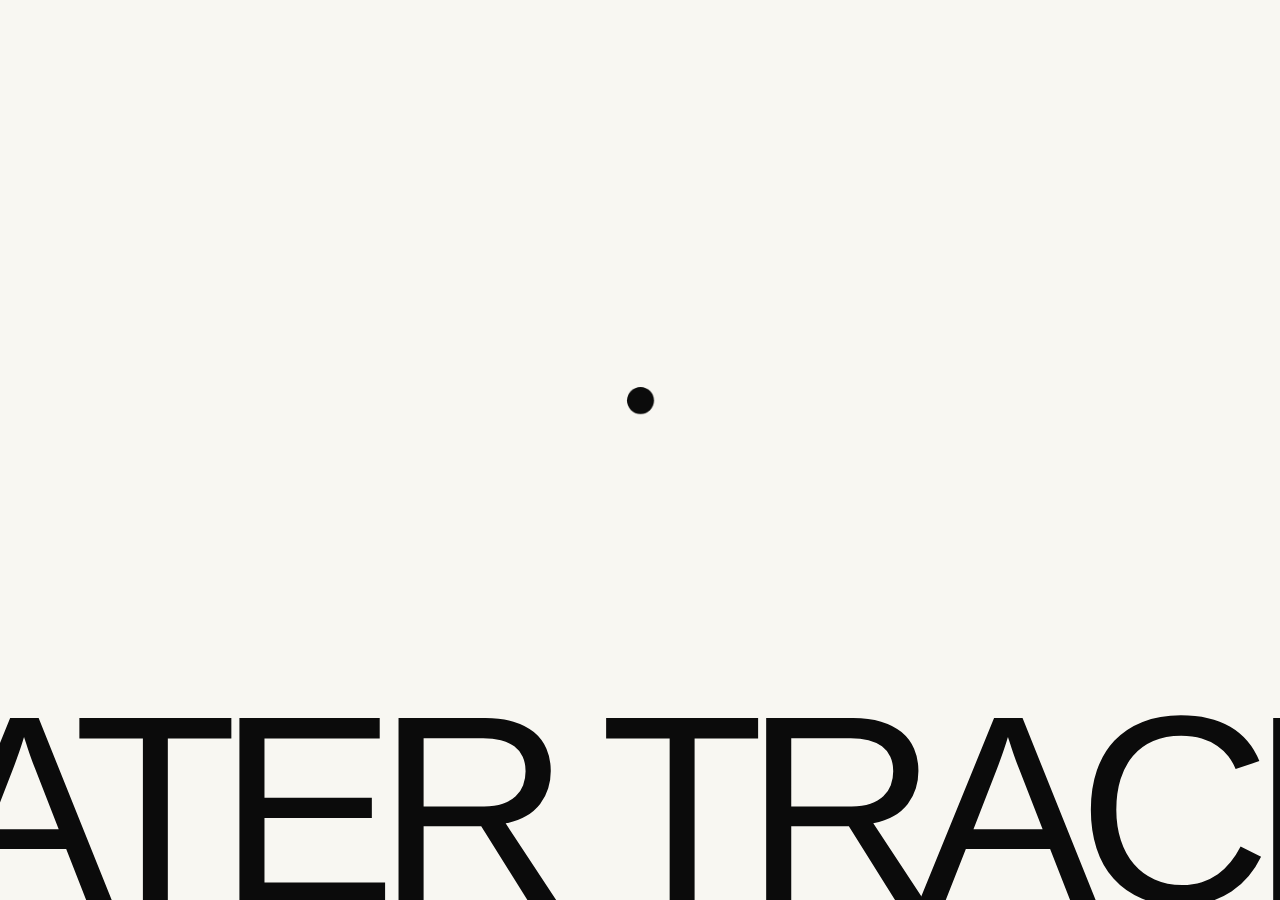
<file: index.html>
<!doctype html>
<html lang="en">
<head>
<meta charset="utf-8">
<meta name="viewport" content="width=device-width,initial-scale=1">
<title>Water Traces</title>
<style>
*{box-sizing:border-box}html,body{margin:0;height:100%;overflow:hidden}body{font-family:Arial,Helvetica,sans-serif;color:#202020;background:#fff}button,input,select{font:inherit;color:inherit}button,a{touch-action:manipulation}button{cursor:pointer;background:transparent;border:0}button:focus-visible,a:focus-visible,input:focus-visible,select:focus-visible{outline:1px solid currentColor;outline-offset:5px}button:disabled{cursor:default;opacity:.4}a{color:inherit}#water{position:fixed;inset:0;width:100%;height:100%;touch-action:none}header{position:fixed;top:30px;left:4%;right:4%;z-index:3;display:flex;justify-content:flex-end;align-items:center}.brand{font-size:12px;letter-spacing:3px;padding:5px 0}header nav{display:flex;gap:25px}header nav button{font-size:12px;padding:8px 0}main{position:fixed;inset:0;pointer-events:none}.page{position:absolute;inset:0;opacity:0;visibility:hidden;transform:translateY(35px);transition:opacity .55s,transform .9s,visibility .9s}.page.active{visibility:visible;opacity:1;transform:none}.page h1{position:absolute;left:7%;top:23%;margin:0;font:normal clamp(64px,11vw,166px)/.94 Arial,Helvetica,sans-serif;letter-spacing:-.055em}.page p{font-size:16px;line-height:1.75}.word{display:inline-block;white-space:nowrap}.char{display:inline-block;white-space:pre;opacity:0;transform:translateY(12px);transition:opacity .8s,transform 1s}.active .char{opacity:1;transform:none}.home h1{top:27%;font-size:clamp(80px,15vw,220px)}.intro{position:absolute;left:61%;top:58%;width:28%;pointer-events:auto}.text-button{padding:10px 0;border-bottom:1px solid currentColor;font-size:13px}.explore h1,.gallery h1,.create h1,.about h1{top:17%;font-size:clamp(52px,7vw,100px)}.choices{position:absolute;left:7%;right:7%;top:43%;display:grid;grid-template-columns:repeat(4,1fr);gap:25px;pointer-events:auto}.choice{text-align:left;padding:0}.choice canvas{display:block;width:100%;aspect-ratio:1.3;background:#f6f7f6}.choice span{display:block;font:normal 25px Arial,Helvetica,sans-serif;margin-top:15px}.choice:hover canvas{transform:translateY(-5px);transition:transform .4s}.scene h1{top:auto;bottom:23%;pointer-events:none}.create h1{pointer-events:none;font-size:clamp(45px,6vw,88px)}.create-tools{position:absolute;left:7%;top:43%;width:210px;display:grid;gap:20px;pointer-events:auto}.create-tools label{font-size:12px;display:grid;gap:9px}.create-tools input,.create-tools select{border:0;border-bottom:1px solid #aaa;background:transparent;padding:9px 0;border-radius:0;min-width:0}.create-tools input[type=color]{height:35px;width:50px;border:0;padding:0}.create-tools small{font-size:11px;line-height:1.6}footer{position:fixed;z-index:3;bottom:25px;left:4%;right:4%;display:flex;justify-content:space-between;align-items:center;gap:30px}#hint{font-size:11px;line-height:1.7;max-width:380px}footer nav{display:flex;gap:20px}footer button{font-size:11px;padding:8px 0}button.current{text-decoration:underline;text-underline-offset:6px}.about-copy{position:absolute;left:51%;top:35%;width:39%;max-height:47%;overflow:auto;pointer-events:auto}.gallery-list{position:absolute;left:7%;right:7%;top:38%;bottom:16%;overflow:auto;pointer-events:auto;display:grid;grid-template-columns:repeat(3,1fr);gap:24px;align-content:start}.art-card{padding:0;text-align:left}.art-card canvas{width:100%;display:block;background:white;border:1px solid #eee}.art-card span{font-size:12px;display:block;padding-top:10px}.gallery-controls{position:absolute;left:7%;bottom:10%;pointer-events:auto;display:flex;gap:25px;align-items:center}.status{font-size:12px;line-height:1.6;max-width:460px}.gallery-list>.status{grid-column:1/-1}.art-layout{position:absolute;left:7%;right:7%;top:20%;bottom:17%;display:grid;grid-template-columns:2fr 1fr;gap:6%;align-items:center;pointer-events:auto}#artwork{width:100%;border:1px solid #eee}.art-layout h1{position:static;font-size:clamp(35px,5vw,64px)}.art-layout p{font-size:13px}#art-link{word-break:break-all;font-size:12px}#gate{position:fixed;inset:0;background:white;z-index:10;display:grid;place-items:center;transition:opacity 1s,visibility 1s}#gate.closed{opacity:0;visibility:hidden;pointer-events:none}#enter{width:82px;height:82px;border:1px solid #bbb;border-radius:50%;font:normal 28px Arial,Helvetica,sans-serif;transition:transform .6s}#enter:hover{transform:scale(1.13)}body.waiting header,body.waiting footer{visibility:hidden}
@media(max-width:700px){header{top:20px;left:6%;right:6%}header nav{gap:15px}.brand{font-size:10px;letter-spacing:2px}.page h1{font-size:70px}.home h1{top:25%;font-size:100px}.intro{left:8%;top:61%;width:75%}.intro p{font-size:14px}.choices{top:34%;grid-template-columns:repeat(2,1fr);gap:22px 18px}.choice canvas{aspect-ratio:1.8}.choice span{font-size:20px;margin-top:8px}.explore h1,.gallery h1,.about h1{top:16%;font-size:58px}footer{left:6%;right:6%;bottom:17px;display:block}footer nav{margin-top:10px;gap:0;justify-content:space-between}footer button{font-size:10px}#hint{font-size:10px;min-height:17px}.create h1{top:15%;font-size:45px}.create-tools{top:auto;bottom:21%;width:86%;grid-template-columns:1fr 1fr;gap:12px 20px}.create-tools label{font-size:11px}.create-tools small{grid-column:1/-1}.create-tools .status{grid-column:1/-1}.about-copy{top:31%;left:8%;width:84%;max-height:47%}.about-copy p{font-size:15px}.gallery-list{top:30%;bottom:22%;grid-template-columns:repeat(2,1fr);gap:20px 12px}.gallery-controls{bottom:15%;right:7%;gap:15px}.gallery-controls .status{font-size:10px}.art-layout{top:20%;bottom:22%;display:block;overflow:auto}.art-layout h1{font-size:36px;margin-top:20px}.art-layout p{margin:12px 0}.scene h1{font-size:70px;bottom:26%}}
@media(prefers-reduced-motion:reduce){.page,.char,#gate,#enter{transition:none!important;transform:none!important}}
#glass-scene{position:fixed;inset:0;width:100%;height:100%;border:0;z-index:1;pointer-events:none}main{z-index:2}
/* A bouncing entrance, with a short compression on contact. */
#gate{overflow:hidden;background:#fafaf8;transition:opacity .65s,visibility .65s}
#enter{position:absolute;left:calc(50% - var(--ball)/2);top:43%;--ball:clamp(22px,3vmin,38px);width:var(--ball);height:var(--ball);padding:0;background:#0b0b0b;border:0;border-radius:50%;animation:entrance-bounce 2.2s infinite;transform-origin:center bottom;will-change:transform;transition:none;z-index:1}
#enter:hover{background:#202020}
#enter::after{content:"";position:absolute;inset:-14px;border-radius:50%}
#enter:focus-visible{outline:2px solid #555;outline-offset:12px}
.gate-title{position:absolute;bottom:-.12em;left:50%;transform:translateX(-50%);white-space:nowrap;font:normal clamp(100px,21vw,380px)/.9 Arial,Helvetica,sans-serif;letter-spacing:-.075em;color:#0b0b0b;pointer-events:none}
@keyframes entrance-bounce{
  0%,100%{transform:translateY(0) scale(1.02,.98);animation-timing-function:cubic-bezier(.5,0,.85,.55)}
  40%{transform:translateY(5.5vh) scale(.94,1.07);animation-timing-function:ease-out}
  45%{transform:translateY(6vh) scale(1.14,.84);animation-timing-function:ease-out}
  54%{transform:translateY(4vh) scale(.97,1.04);animation-timing-function:cubic-bezier(.15,.55,.4,1)}
  100%{transform:translateY(0) scale(1.02,.98)}
}
@media(prefers-reduced-motion:reduce){#enter{animation:none;transform:none}}

/* Quiet editorial details, with motion reserved for entry and interaction. */
header nav button,footer nav button{position:relative}
header nav button::after,footer nav button::after{content:"";position:absolute;left:0;right:0;bottom:2px;height:1px;background:currentColor;transform:scaleX(0);transform-origin:left;transition:transform .35s}
header nav button:hover::after,footer nav button:hover::after{transform:scaleX(1)}
.intro{border-top:1px solid #aab7b1;padding-top:18px}
.choice canvas{border-radius:2px 2px 32px 2px;transition:transform .5s,border-radius .5s}
.choice:hover canvas{border-radius:32px 2px 2px 2px}
.rain-page h1{font-size:clamp(90px,16vw,240px);bottom:18%;line-height:.85}
.rain-period{color:#a6c0ba}
.rain-caption{position:absolute;top:23%;right:8%;max-width:240px;border-top:1px solid #819b9e;padding-top:16px}
.rain-caption span{font-size:11px;font-style:italic;letter-spacing:.06em;color:#b4ccca}
.rain-caption p{font-size:clamp(17px,2vw,26px);line-height:1.4}
.rain-edge{position:absolute;left:7%;right:7%;bottom:14%;height:1px;background:linear-gradient(90deg,#b4ccca66,transparent);transform:scaleX(0);transform-origin:left;transition:transform 1.6s .2s}
.active .rain-edge{transform:scaleX(1)}
.rain-caption{opacity:0;transform:translateY(18px);transition:opacity 1s .3s,transform 1s .3s}
.active .rain-caption{opacity:1;transform:none}
@media(max-width:700px){.rain-caption{top:20%;right:8%;max-width:185px}.rain-page h1{bottom:28%;font-size:120px}.rain-edge{bottom:24%}}
@media(prefers-reduced-motion:reduce){.rain-caption,.rain-edge,.choice canvas,header nav button::after,footer nav button::after{transition:none;transform:none}.rain-caption{opacity:1}}
</style>
<link rel="stylesheet" href="design.css">
</head>
<body class="waiting">
<iframe id="glass-scene" src="studies/glass/index.html?embed=1" title="Glass water material" aria-hidden="true" tabindex="-1" hidden></iframe>
<canvas id="water" aria-label="Interactive water canvas"></canvas>
<div id="gate"><div class="gate-title" aria-hidden="true">WATER TRACES</div><button id="enter" aria-label="Enter Water Traces"></button></div>
<header><nav aria-label="Main navigation"><button data-page="gallery">Collection</button><button data-page="about">About</button><button id="menu-open" aria-haspopup="dialog" aria-controls="menu" aria-expanded="false">Menu <span aria-hidden="true">☰</span></button></nav></header>
<div id="menu" class="menu-overlay" role="dialog" aria-modal="true" aria-label="Explore Water Traces" hidden><div class="menu-top"><span>Explore the traces</span><button id="menu-close">Close ×</button></div><div class="menu-cards"><button class="menu-card rings" data-destination="home"><span class="menu-card-title">Home</span><span class="menu-art" aria-hidden="true"><i></i><i></i><i></i></span><span class="menu-card-copy">A place to begin</span><span class="menu-arrow" aria-hidden="true">↗</span></button><button class="menu-card ripples" data-destination="explore"><span class="menu-card-title">Explore</span><span class="menu-art" aria-hidden="true"><i></i><i></i><i></i></span><span class="menu-card-copy">Four forms of water</span><span class="menu-arrow" aria-hidden="true">↗</span></button><button class="menu-card stain" data-destination="stains"><span class="menu-card-title">Water stains</span><span class="menu-art" aria-hidden="true"><i></i><i></i><i></i></span><span class="menu-card-copy">A trace left behind</span><span class="menu-arrow" aria-hidden="true">↗</span></button><button class="menu-card foot" data-destination="footprints"><span class="menu-card-title">Footprints</span><span class="menu-art" aria-hidden="true"><i></i><i></i><i></i></span><span class="menu-card-copy">The shape of a passing</span><span class="menu-arrow" aria-hidden="true">↗</span></button><button class="menu-card tear" data-destination="tears"><span class="menu-card-title">Tears</span><span class="menu-art" aria-hidden="true"><i></i><i></i><i></i></span><span class="menu-card-copy">Held on glass</span><span class="menu-arrow" aria-hidden="true">↗</span></button><button class="menu-card rain" data-destination="rain"><span class="menu-card-title">Rain</span><span class="menu-art" aria-hidden="true"><i></i><i></i><i></i></span><span class="menu-card-copy">A thousand small arrivals</span><span class="menu-arrow" aria-hidden="true">↗</span></button><button class="menu-card rings" data-destination="create"><span class="menu-card-title">Leave a trace</span><span class="menu-art" aria-hidden="true"><i></i><i></i><i></i></span><span class="menu-card-copy">Make something of your own</span><span class="menu-arrow" aria-hidden="true">↗</span></button><button class="menu-card ripples" data-destination="gallery"><span class="menu-card-title">Collected traces</span><span class="menu-art" aria-hidden="true"><i></i><i></i><i></i></span><span class="menu-card-copy">A shared collection</span><span class="menu-arrow" aria-hidden="true">↗</span></button><button class="menu-card stain" data-destination="about"><span class="menu-card-title">About</span><span class="menu-art" aria-hidden="true"><i></i><i></i><i></i></span><span class="menu-card-copy">The story behind the work</span><span class="menu-arrow" aria-hidden="true">↗</span></button></div><div class="menu-bottom">A quiet study of water <span>Scroll to explore →</span></div></div>
<main>
<section class="page home" data-name="home"><div class="home-contour" aria-hidden="true"></div><h1>Water<br>Traces</h1><div class="intro"><p>Some things disappear.<br>Some things leave a trace.</p><button class="text-button" data-page="explore">Explore the water →</button></div></section>
<section class="page explore" data-name="explore"><h1>Explore</h1><div class="choices"><button class="choice" data-page="stains"><canvas data-preview="stains"></canvas><span>Stains<i aria-hidden="true">↗</i></span></button><button class="choice" data-page="footprints"><canvas data-preview="footprints"></canvas><span>Footprints<i aria-hidden="true">↗</i></span></button><button class="choice" data-page="tears"><canvas data-preview="tears"></canvas><span>Tears<i aria-hidden="true">↗</i></span></button><button class="choice" data-page="rain"><canvas data-preview="rain"></canvas><span>Rain<i aria-hidden="true">↗</i></span></button></div></section>
<section class="page scene" data-name="stains"><h1>Water<br>stains</h1></section>
<section class="page scene" data-name="footprints"><h1>Footprints</h1></section>
<section class="page scene" data-name="tears"><h1>Tears</h1></section>
<section class="page scene rain-page" data-name="rain"><h1>Rain</h1></section>
<section class="page create" data-name="create"><h1>Leave a trace</h1><form class="create-tools" id="publish-form"><label>Mark<select id="mark-type"><option value="stains">Stain</option><option value="footprints">Footprint</option><option value="tears">Tear</option><option value="rain">Ripple</option></select></label><label>Color<input type="color" id="color" value="#779daa"></label><label>Nickname · optional<input id="nickname" maxlength="30" autocomplete="nickname" placeholder="Anonymous"></label><button class="text-button" id="publish" type="submit">Publish trace →</button><small>Your marks and nickname will be visible to everyone when you publish.</small><button class="text-button" type="button" id="download-draft">Download draft</button><p class="status" id="publish-status" role="status"></p></form></section>
<section class="page gallery" data-name="gallery"><h1>Collected traces</h1><div class="gallery-list" id="gallery-list" aria-live="polite"></div><div class="gallery-controls"><button class="text-button" id="refresh">Refresh</button><button class="text-button" id="more" hidden>Load more</button><span id="gallery-status" class="status" role="status"></span></div></section>
<section class="page about" data-name="about"><h1>About</h1><div class="about-copy"><p>I started Water Traces by noticing the marks water leaves in everyday life: a spill on a table, wet footprints, tears on a face, and rain hitting the ground.</p><p>This website brings those moments together. You can explore each kind of mark, make your own composition, and add it to a shared collection.</p><p>The collection grows with the people who visit. Each published trace has its own page, so its creator can return to it and share it with someone else.</p></div></section>
<section class="page" data-name="art"><div class="art-layout"><canvas id="artwork" width="1000" height="700"></canvas><div><h1>Your trace</h1><p id="art-author"></p><p id="art-status" class="status" role="status"></p><p><button class="text-button" id="download">Download image</button></p><p><a id="art-link" hidden>Open public link</a></p><p><button class="text-button" data-page="gallery">Back to collection →</button></p></div></div></section>
</main>
<footer><nav aria-label="Page navigation"><button data-page="home">Home</button><button data-page="explore">Explore</button><button data-page="create">Leave a trace</button><button data-page="gallery">Collection</button></nav></footer>
<script src="js/materials.js"></script>
<script src="js/rain.js"></script>
<script>
'use strict';
// Set this to the deployed backend URL. Do not put account secrets here.
const API_URL = '';
const $=s=>document.querySelector(s),$$=s=>[...document.querySelectorAll(s)];
const cv=$('#water'),cx=cv.getContext('2d'),TAU=Math.PI*2;
const order=['home','explore','stains','footprints','tears','rain','create','gallery','about'];
const reduced=matchMedia('(prefers-reduced-motion: reduce)').matches;
const random=(a,b)=>a+Math.random()*(b-a);
let W,H,page='home',entered=false,items=[],draft=[],ripples=[],particles=[],drops=[],previewArt=null;
let frameTime=0,time=0,locked=0,lastWheel=0,wheelSum=0,pointer=null,lastStep=null,hold=null,step=0,colorCycle=0,busy=false;
let galleryEpoch=0,cursor=null,loading=false;
const glassFrame=$('#glass-scene');
let glassReady=false;
function glassMessage(action,extra={}){glassFrame.contentWindow.postMessage({type:'water-glass',action,...extra},'*')}
addEventListener('message',event=>{if(event.source===glassFrame.contentWindow&&event.data?.type==='water-glass-ready'){glassReady=true;glassFrame.hidden=page!=='tears';glassMessage('active',{value:page==='tears'});}});
function syncGlass(){glassFrame.hidden=page!=='tears'||!glassReady;glassMessage('active',{value:page==='tears'});}
const rainScene=new RainScene();
const ink=['#779daa','#b77983','#8c9d80','#a393b4','#b4a678'];
function resize(){W=innerWidth;H=innerHeight;const r=Math.min(devicePixelRatio||1,2);cv.width=W*r;cv.height=H*r;cx.setTransform(r,0,0,r,0,0)}addEventListener('resize',resize);resize();
function makeMark(type,x,y,color){return{type,x,y,color,size:random(.035,.075),seed:random(0,100),angle:random(-.22,.22)}}
function shape(c,m,w,h,alpha=1,age=5){WaterMaterial.draw(c,m,w,h,alpha,age,reduced)}
function renderArt(canvas,art){const c=canvas.getContext('2d');c.clearRect(0,0,canvas.width,canvas.height);c.fillStyle='#fff';c.fillRect(0,0,canvas.width,canvas.height);for(const m of art.marks)shape(c,m,canvas.width,canvas.height)}
function add(type,x,y,color,persist=false){const m=makeMark(type,x/W,y/H,color);if(type==='footprints')m.angle=(step++%2?-.2:.2);if(persist){if(busy)return;if(draft.length>=180){$('#publish-status').textContent='Your composition is full. Publish it when you are ready.';return}draft.push(m);saveDraft()}else{items.push({...m,age:0});if(items.length>100)items.shift()}if(type==='rain')ripples.push({x:x/W,y:y/H,t:0,color});if(ripples.length>80)ripples.shift()}
function saveDraft(){try{localStorage.setItem('water-traces-draft-v1',JSON.stringify(draft))}catch{}}
function validMark(m){return m&&['stains','footprints','tears','rain'].includes(m.type)&&/^#[\da-f]{6}$/i.test(m.color)&&['x','y','size','seed','angle'].every(k=>Number.isFinite(m[k]))&&m.x>=0&&m.x<=1&&m.y>=0&&m.y<=1&&m.size>=.005&&m.size<=.15&&m.seed>=0&&m.seed<=100&&Math.abs(m.angle)<=4}
try{const stored=JSON.parse(localStorage.getItem('water-traces-draft-v1')||'[]');if(Array.isArray(stored))draft=stored.filter(validMark).slice(0,180)}catch{}
function stopHold(){clearInterval(hold);hold=null;if(glassReady)glassMessage('up')}
function go(name){if(!order.includes(name)&&name!=='art')return;stopHold();pointer=null;lastStep=null;items=[];drops=[];ripples=[];page=name;rainScene.reset();document.body.dataset.page=name;syncGlass();locked=performance.now()+850;$$('.page').forEach(p=>{const active=p.dataset.name===name;p.classList.toggle('active',active);p.inert=!active;p.setAttribute('aria-hidden',String(!active))});$$('[data-page]').forEach(b=>{const active=b.dataset.page===name;b.classList.toggle('current',active);active?b.setAttribute('aria-current','page'):b.removeAttribute('aria-current')});document.body.style.color=name==='rain'?'#eff5f5':'#202020';if(name==='gallery')loadGallery(true);if(name==='stains'||name==='home'){add('stains',W*.68,H*.4,ink[0]);add('stains',W*.75,H*.5,ink[1])}}
$$('.page h1').forEach(h=>{const nodes=[...h.childNodes];h.replaceChildren();for(const node of nodes){if(node.nodeName==='BR'){h.append(document.createElement('br'));continue}for(const word of node.textContent.split(/(\s+)/)){if(!word.trim()){h.append(document.createTextNode(word));continue}const group=document.createElement('span');group.className='word';for(const char of word){const span=document.createElement('span');span.className='char';span.textContent=char;span.style.transitionDelay=reduced?'0s':`${Math.random()*.45}s`;group.append(span)}h.append(group)}}});
$$('[data-page]').forEach(b=>b.onclick=()=>go(b.dataset.page));
function enter(){if(entered)return;entered=true;document.body.classList.remove('waiting');$('#gate').classList.add('closed');$('#gate').inert=true;go(page);$('footer [data-page="home"]').focus()}
let opening=false;
$('#enter').onclick=()=>{
  if(opening||entered)return;opening=true;
  const ball=$('#enter');
  if(reduced||!ball.animate){enter();return;}
  const rect=ball.getBoundingClientRect();
  ball.style.animation='none';ball.style.left=rect.left+'px';ball.style.top=rect.top+'px';ball.style.width=rect.width+'px';ball.style.height=rect.height+'px';ball.style.transformOrigin='center';
  const scale=Math.hypot(innerWidth,innerHeight)*2/Math.min(rect.width,rect.height);
  const transition=ball.animate([{transform:'scale(1)'},{transform:`scale(${scale})`}],{duration:600,easing:'cubic-bezier(.65,0,.25,1)',fill:'forwards'});
  transition.onfinish=enter;
};
const menu=$('#menu'),menuOpen=$('#menu-open'),menuClose=$('#menu-close');
function closeMenu(){menu.hidden=true;menuOpen.setAttribute('aria-expanded','false');menuOpen.focus()}
menuOpen.addEventListener('click',()=>{stopHold();menu.hidden=false;menuOpen.setAttribute('aria-expanded','true');menuClose.focus()});
menuClose.addEventListener('click',closeMenu);
menu.querySelectorAll('[data-destination]').forEach(card=>card.addEventListener('click',()=>{closeMenu();go(card.dataset.destination)}));
menu.addEventListener('keydown',e=>{if(e.key==='Escape'){e.preventDefault();closeMenu()}else if(e.key==='Tab'){const controls=[menuClose,...menu.querySelectorAll('.menu-card')];const index=controls.indexOf(document.activeElement);if(e.shiftKey&&index===0){e.preventDefault();controls.at(-1).focus()}else if(!e.shiftKey&&index===controls.length-1){e.preventDefault();controls[0].focus()}}});
function change(direction){const i=order.indexOf(page);if(i>=0)go(order[Math.max(0,Math.min(order.length-1,i+direction))])}
addEventListener('wheel',e=>{if(!document.querySelector('#menu').hidden)return;if(!entered||e.target.closest('input,select,.gallery-list,.about-copy,.art-layout'))return;e.preventDefault();const now=performance.now(),gap=now-lastWheel;lastWheel=now;if(now<locked){wheelSum=0;return}if(gap>180)wheelSum=0;const dy=e.deltaY*(e.deltaMode===1?16:e.deltaMode===2?H:1);if(Math.sign(dy)!==Math.sign(wheelSum))wheelSum=0;wheelSum+=dy;if(Math.abs(wheelSum)>70){change(Math.sign(wheelSum));wheelSum=0}},{passive:false});
addEventListener('keydown',e=>{if(!document.querySelector('#menu').hidden)return;if(!entered||e.target.closest('input,select,button,a'))return;if(['ArrowDown','PageDown','ArrowUp','PageUp'].includes(e.key)){e.preventDefault();change(['ArrowDown','PageDown'].includes(e.key)?1:-1)}});
function interact(x,y){if(!entered)return;if(page==='create'){add($('#mark-type').value,x,y,$('#color').value,true);return}if(['stains','footprints'].includes(page)){add(page,x,y,ink[page==='stains'?colorCycle++%ink.length:0]);return}if(page==='tears'&&!glassReady){drops.push({x:x/W,y:y/H,v:random(8,18),tear:true});if(drops.length>90)drops.shift()}if(page==='rain')rainScene.hit(x,y,1.5)}
cv.addEventListener('pointerdown',e=>{if(!entered||performance.now()<locked)return;stopHold();cv.setPointerCapture(e.pointerId);pointer={id:e.pointerId,x:e.clientX,y:e.clientY,startX:e.clientX,startY:e.clientY,touch:e.pointerType==='touch'};lastStep={x:e.clientX,y:e.clientY};interact(e.clientX,e.clientY);if(page==='tears'&&glassReady)glassMessage('down',{x:e.clientX/W,y:e.clientY/H});if(page==='tears'&&!glassReady)hold=setInterval(()=>{if(pointer)interact(pointer.x,pointer.y)},400)});
cv.addEventListener('pointermove',e=>{if(pointer&&page==='tears'&&glassReady)glassMessage('move',{x:e.clientX/W,y:e.clientY/H});if(pointer){pointer.x=e.clientX;pointer.y=e.clientY;if(pointer.touch&&Math.abs(pointer.y-pointer.startY)>30)stopHold()}if(performance.now()<locked)return;if(page!=='footprints'&&!(page==='create'&&pointer))return;if(!lastStep){lastStep={x:e.clientX,y:e.clientY};return}if(Math.hypot(e.clientX-lastStep.x,e.clientY-lastStep.y)>45){interact(e.clientX,e.clientY);lastStep={x:e.clientX,y:e.clientY}}});
cv.addEventListener('pointerup',e=>{if(pointer&&pointer.touch&&page!=='create'){const dx=e.clientX-pointer.startX,dy=e.clientY-pointer.startY;if(Math.abs(dy)>90&&Math.abs(dy)>Math.abs(dx)*1.3)change(dy<0?1:-1)}stopHold();pointer=null});
function cancel(){stopHold();pointer=null}cv.addEventListener('pointercancel',cancel);cv.addEventListener('lostpointercapture',cancel);addEventListener('blur',cancel);
function message(el,text){el.textContent=text}
async function api(path,options={}){if(!API_URL)throw Error('The public collection is not connected yet. Your draft is still saved on this device.');const controller=new AbortController(),timer=setTimeout(()=>controller.abort(),15000);try{const r=await fetch(API_URL.replace(/\/$/,'')+path,{...options,signal:controller.signal});const data=await r.json();if(!r.ok)throw Error(data.error||'The request could not be completed.');return data}finally{clearTimeout(timer)}}
function validArt(a){return a&&typeof a.id==='string'&&typeof a.nickname==='string'&&Array.isArray(a.marks)&&a.marks.length<=180&&a.marks.every(validMark)}
async function loadGallery(reset=false){if(loading&&!reset)return;const epoch=reset?++galleryEpoch:galleryEpoch;if(reset){cursor=null;$('#gallery-list').replaceChildren();$('#more').hidden=true}loading=true;message($('#gallery-status'),'Loading…');try{const data=await api('/traces'+(cursor?'?cursor='+encodeURIComponent(cursor):''));if(epoch!==galleryEpoch)return;for(const art of data.items.filter(validArt)){const b=document.createElement('button');b.className='art-card';const c=document.createElement('canvas');c.width=600;c.height=420;renderArt(c,art);const label=document.createElement('span');label.textContent='By '+art.nickname;b.append(c,label);b.onclick=()=>openArt(art,true);$('#gallery-list').append(b)}cursor=data.nextCursor||null;$('#more').hidden=!cursor;message($('#gallery-status'),$('#gallery-list').children.length?'Saved in the public collection.':'No traces yet. Be the first to leave one.')}catch(error){if(epoch===galleryEpoch)message($('#gallery-status'),error.name==='AbortError'?'The connection timed out. Please try again.':error.message)}finally{if(epoch===galleryEpoch)loading=false}}
$('#refresh').onclick=()=>loadGallery(true);$('#more').onclick=()=>loadGallery(false);
function publicLink(id){const u=new URL(location.href);u.hash='trace='+encodeURIComponent(id);return u.href}
function openArt(art,updateHash){previewArt=art;go('art');renderArt($('#artwork'),art);message($('#art-author'),'By '+art.nickname);message($('#art-status'),'Published in the public collection.');const a=$('#art-link');a.hidden=false;a.href=publicLink(art.id);a.textContent='Open public link ↗';if(updateHash)try{history.replaceState(null,'',a.href)}catch{}}
async function openLinked(){const match=location.hash.match(/^#trace=([a-zA-Z0-9-]+)$/);if(!match)return false;try{const data=await api('/traces/'+encodeURIComponent(match[1]));if(!validArt(data))throw Error('This trace could not be loaded.');$('#download').disabled=false;enter();openArt(data,false)}catch(error){previewArt=null;$('#artwork').getContext('2d').clearRect(0,0,1000,700);enter();go('art');message($('#art-status'),error.message);$('#art-link').hidden=true;$('#download').disabled=true}return true}
$('#publish-form').onsubmit=async e=>{e.preventDefault();if(busy)return;if(!draft.length){message($('#publish-status'),'Make a few marks first.');return}busy=true;$('#publish').disabled=true;message($('#publish-status'),'Publishing…');const body={nickname:$('#nickname').value.trim()||'Anonymous',marks:draft.map(m=>({...m}))};try{let pending;try{pending=JSON.parse(localStorage.getItem('water-traces-pending')||'null')}catch{}if(!pending||typeof pending.key!=='string'||!pending.body||!Array.isArray(pending.body.marks)||!pending.body.marks.every(validMark)){pending={key:crypto.randomUUID(),body};try{localStorage.setItem('water-traces-pending',JSON.stringify(pending))}catch{}}const art=await api('/traces',{method:'POST',headers:{'Content-Type':'application/json','Idempotency-Key':pending.key},body:JSON.stringify(pending.body)});if(!validArt(art))throw Error('The server returned an invalid trace. Please try again.');if(JSON.stringify(draft)===JSON.stringify(pending.body.marks)){draft=[];saveDraft()}try{localStorage.removeItem('water-traces-pending');localStorage.setItem('water-traces-last-link',publicLink(art.id))}catch{}message($('#publish-status'),'Published.');$('#download').disabled=false;openArt(art,true)}catch(error){message($('#publish-status'),error.name==='AbortError'?'The connection timed out. Retry to check the same publication.':error.message)}finally{busy=false;$('#publish').disabled=false}};
$('#download-draft').onclick=()=>{if(!draft.length){message($('#publish-status'),'Make a few marks first.');return}const c=document.createElement('canvas');c.width=1000;c.height=700;renderArt(c,{marks:draft});const a=document.createElement('a');a.download='my-water-trace.png';a.href=c.toDataURL('image/png');a.click()};
$('#download').onclick=()=>{if(!previewArt)return;const a=document.createElement('a');a.download='water-trace-'+previewArt.id+'.png';a.href=$('#artwork').toDataURL('image/png');a.click()};
addEventListener('hashchange',()=>openLinked());
function drawSurface(){
  const g=cx.createRadialGradient(W*.64,H*.6,0,W*.64,H*.6,W*.8);
  g.addColorStop(0,'rgba(112,145,149,.13)');g.addColorStop(1,'rgba(6,16,22,0)');cx.fillStyle=g;cx.fillRect(0,0,W,H);
  cx.lineWidth=.6;
  for(let i=0;i<65;i++){
    const y=H*(.38+i*.01);cx.beginPath();
    for(let x=0;x<=W+12;x+=12){const v=y+Math.sin(x*.013+i*1.7+(reduced?0:time*.35))*1.7+Math.sin(x*.037-i)*.6;x?cx.lineTo(x,v):cx.moveTo(x,v)}
    cx.strokeStyle=`rgba(156,190,193,${.012+(i%4)*.004})`;cx.stroke();
  }
}
function draw(t){const dt=Math.min((t-frameTime)/1000||.016,.04);frameTime=t;time+=dt;if(page==='rain'){rainScene.draw(cx,W,H,dt,time,reduced);requestAnimationFrame(draw);return}cx.fillStyle=page==='rain'?'#10191d':page==='tears'?'#f2f5f7':'#f8f7f2';cx.fillRect(0,0,W,H);if(page==='create'){for(const m of draft)shape(cx,m,W,H)}else for(const m of items){m.age+=dt;shape(cx,m,W,H,Math.min(1,m.age*2)*Math.min(1,(35-m.age)/8),m.age)}items=items.filter(m=>m.age<35);
for(const r of ripples){r.t+=dt;WaterMaterial.ring(cx,r.x*W,r.y*H,8+(reduced?18:r.t*36),page==='rain'?.24:.55,Math.pow(Math.max(0,1-r.t/3),2),page==='rain')}ripples=ripples.filter(r=>r.t<3);
if(page==='rain')drawSurface();if(page==='rain'&&!reduced&&Math.random()<dt*55)drops.push({x:Math.random(),y:-.08,v:random(280,620),target:random(.5,1),length:random(12,25),tear:false});for(const d of drops){d.y+=d.v*dt/H;if(d.tear){d.v+=dt*22;cx.save();cx.lineWidth=3;cx.strokeStyle='rgba(120,148,158,.045)';cx.beginPath();cx.moveTo(d.x*W,Math.max(0,d.y*H-100));cx.lineTo(d.x*W,d.y*H);cx.stroke();cx.restore();shape(cx,{type:'tears',x:d.x,y:d.y,size:.012,angle:0,seed:1,color:ink[0]},W,H);if(d.y>.8){add('stains',d.x*W,H*.8,ink[0]);d.dead=true}}else{cx.strokeStyle='#bdd6df';cx.globalAlpha=.12;cx.lineWidth=.6;cx.beginPath();cx.moveTo(d.x*W,d.y*H);cx.lineTo(d.x*W-1,d.y*H+d.length);cx.stroke();cx.globalAlpha=1;if(d.y>=d.target){ripples.push({x:d.x,y:d.target,t:0,color:'#bdd6df'});d.dead=true}}}drops=drops.filter(d=>!d.dead).slice(-120);requestAnimationFrame(draw)}
for(const c of $$('[data-preview]')){c.width=400;c.height=300;const type=c.dataset.preview;for(let i=0;i<5;i++)shape(c.getContext('2d'),makeMark(type,.35+i*.085,.35+Math.sin(i)*.15,ink[i%ink.length]),400,300)}
$$('.page').forEach(p=>{p.inert=true;p.setAttribute('aria-hidden','true')});requestAnimationFrame(draw);if(location.hash.startsWith('#trace='))openLinked();
</script>
</body>
</html>
</file>
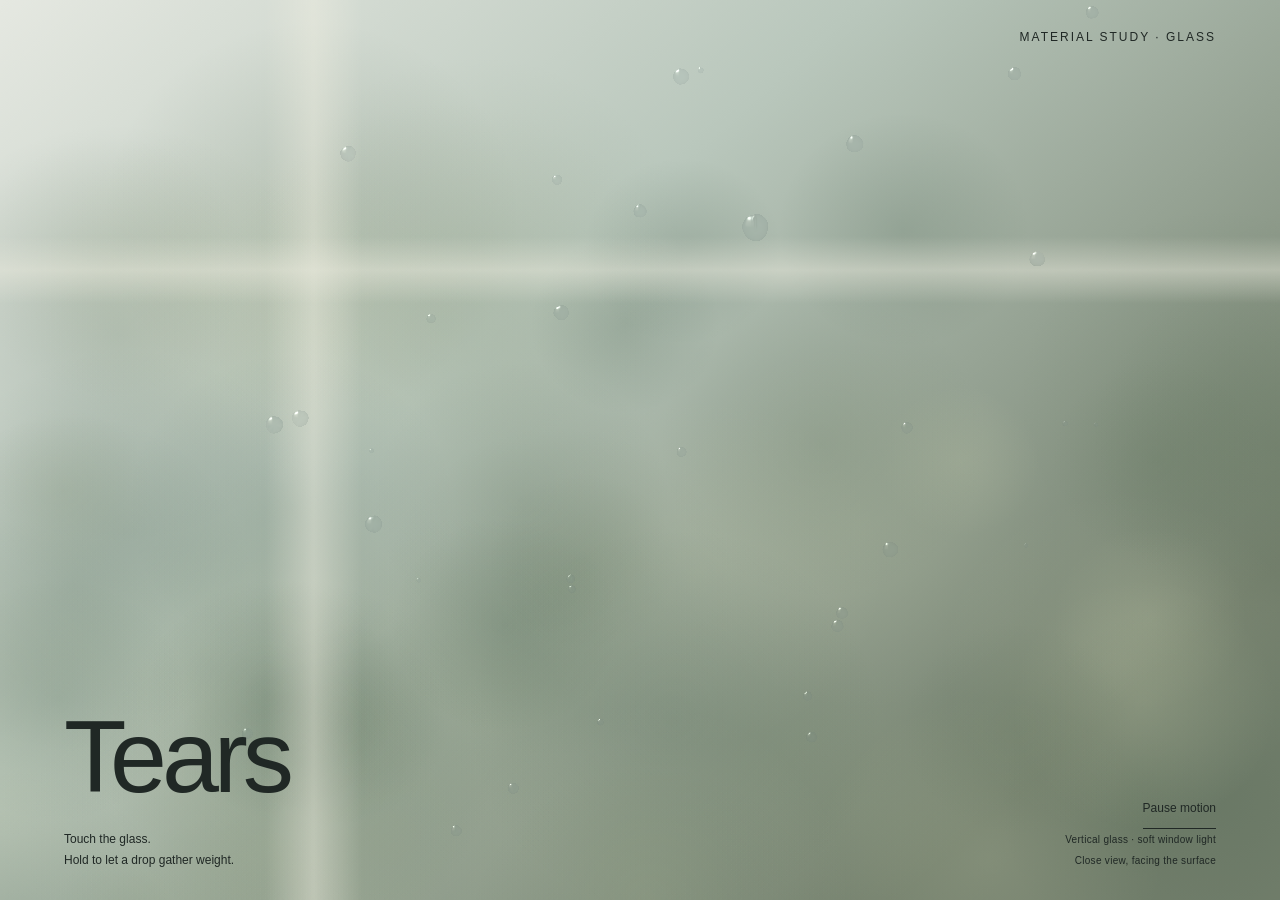
<file: studies/glass/index.html>
<!doctype html>
<html lang="en">
<meta charset="utf-8">
<meta name="viewport" content="width=device-width,initial-scale=1">
<title>Water Traces — Glass study</title>
<style>
*{box-sizing:border-box}body{margin:0;background:#c1c9c4;color:#202825;font:12px Arial,Helvetica,sans-serif}canvas{position:fixed;inset:0;width:100%;height:100%;touch-action:none}header,footer{position:fixed;left:5%;right:5%;display:flex;justify-content:space-between;gap:24px;pointer-events:none}header{top:30px;letter-spacing:2px;justify-content:flex-end}footer{bottom:28px;align-items:end;line-height:1.8}h1{font:normal clamp(50px,8vw,110px)/1 Arial,Helvetica,sans-serif;letter-spacing:-.05em;margin:0 0 20px}p{margin:0;max-width:310px}button{pointer-events:auto;background:none;border:0;border-bottom:1px solid;padding:8px 0;color:inherit;font:inherit;cursor:pointer}button:focus-visible,canvas:focus-visible{outline:1px solid #243c31;outline-offset:5px}#error{position:fixed;top:25%;left:10%;right:10%;background:#fff;padding:30px}small{font-size:10px;letter-spacing:.03em}.meta{text-align:right}@media(max-width:600px){header{top:22px;font-size:10px}footer{bottom:22px}.meta{max-width:145px}h1{font-size:64px}}
</style>
<canvas id="glass" tabindex="0" aria-label="Water on glass. Click or hold to add water. Press Space to add a drop at the center."></canvas>
<header><span>MATERIAL STUDY · GLASS</span></header>
<footer><div><h1>Tears</h1><p>Touch the glass.<br>Hold to let a drop gather weight.</p></div><div class="meta"><button id="pause">Pause motion</button><p><small>Vertical glass · soft window light<br>Close view, facing the surface</small></p></div></footer>
<p id="error" hidden></p>
<script>if(new URLSearchParams(location.search).has("embed")){document.querySelector("header").hidden=true;document.querySelector("footer").hidden=true;document.querySelector("header").style.display="none";document.querySelector("footer").style.display="none";}</script>
<script src="simulation.js"></script>
<script src="glass.js"></script>
</html>
</file>
<file: design.css>
/* Exhibition typography and quiet material details. */
:root{--ink:#243c36;--paper:#f8f7f2;--muted:#66766d;--rule:#788b763d}
body{background:var(--paper);color:var(--ink)}
header{top:27px;left:7%;right:7%;padding-bottom:17px;border-bottom:1px solid var(--rule)}
header nav{gap:32px}header nav button{font-size:13px}
footer{left:7%;right:7%;bottom:24px;border-top:1px solid var(--rule);padding-top:15px}
footer nav{gap:28px}footer button{font-size:12px}#hint{font-style:italic;font-size:12px;opacity:.8}
.page h1{color:var(--ink);font-weight:normal;letter-spacing:-.065em}
.home h1{top:24%;font-size:clamp(86px,14vw,210px);line-height:.84}
.home h1 .word:last-child{font-style:italic;padding-right:.1em}
.exhibition-label{position:absolute;left:7%;top:15%;font-size:12px;font-style:italic;letter-spacing:.025em;color:var(--muted)}
.intro{left:65%;top:58%;width:25%;max-width:340px;border-color:var(--rule);padding-top:22px}
.intro p{font-size:clamp(18px,1.8vw,27px);line-height:1.45;margin:0 0 25px}
.text-button{font-size:14px;padding:12px 0;border-bottom-color:#66766d75;transition:color .3s,padding .3s}
.text-button:hover{color:#6c8265;padding-right:12px}
.home-contour{position:absolute;width:29vw;height:34vw;max-height:65vh;right:10%;top:17%;border:1px solid #80928620;border-radius:48% 52% 58% 42% / 58% 41% 59% 42%;transform:rotate(-23deg);pointer-events:none}
.home-contour::before,.home-contour::after{content:"";position:absolute;inset:14px;border:1px solid #80928614;border-radius:inherit}
.home-contour::after{inset:32px}
.section-note{position:absolute;top:18%;right:8%;margin:0;font-style:italic;color:var(--muted);font-size:15px!important;line-height:1.55!important}
.choices{top:39%;gap:3.5%;align-items:start}
.choice{position:relative;min-width:0}
.choice:nth-child(even){padding-top:45px}
.choice canvas{aspect-ratio:.95;background:#e8ece5;border-radius:48% 48% 2px 2px;box-shadow:0 14px 35px #243c3608;transition:transform .65s,border-radius .65s,box-shadow .65s}
.choice:nth-child(2) canvas{border-radius:2px;background:#e8e9e1}
.choice:nth-child(3) canvas{border-radius:2px 2px 48% 48%;background:#e1e7e5}
.choice:nth-child(4) canvas{border-radius:48% 48% 2px 2px;background:#d9e1df}
.choice:hover canvas,.choice:focus-visible canvas{transform:translateY(-9px);box-shadow:0 22px 38px #243c3614}
.choice span{font-size:27px;margin-top:18px;color:var(--ink);display:flex;justify-content:space-between;align-items:center}
.choice i{font:normal 18px Arial,Helvetica,sans-serif;opacity:.45;transition:transform .4s}
.choice:hover i{transform:translate(3px,-3px);opacity:1}
.choice small{display:block;font-size:11px;font-style:italic;margin-top:7px;color:var(--muted);line-height:1.4}
.scene-note{position:absolute;top:22%;right:8%;font-style:italic;font-size:18px!important;max-width:220px;border-top:1px solid var(--rule);padding-top:17px;color:var(--muted)}
.scene:not(.rain-page) h1{font-size:clamp(75px,12vw,175px);bottom:21%}
.scene[data-name=tears] h1{color:#1f352e}
.scene[data-name=tears] .scene-note{color:#344b3e}
.about-aside{position:absolute;left:7%;top:44%;font-size:clamp(23px,3vw,44px);line-height:1.25;font-style:italic;color:#6d806e}
.about-copy{top:31%;left:53%;width:36%;padding-top:20px;border-top:1px solid var(--rule)}
.about-copy p:first-child::first-letter{font-size:3em;float:left;line-height:.85;padding:5px 7px 0 0;color:var(--ink)}
.create-tools{border-top:1px solid var(--rule);padding-top:20px;width:230px;gap:15px}
.create-tools label{color:var(--muted)}
.create-tools input,.create-tools select{color:var(--ink);border-color:var(--rule)}
.art-card canvas{border:0;box-shadow:0 8px 30px #243c360a}
.art-card span{font-style:italic;color:var(--muted)}
body[data-page=rain] header,body[data-page=rain] footer{border-color:#b4ccca33}
.rain-page h1{color:#f1f1e9}.rain-caption p{color:#d0dfd9}
#gate{background:var(--paper)}
@media(min-width:701px) and (max-height:720px){.choices{top:36%;left:12%;right:12%}.choice canvas{aspect-ratio:1.4}.choice:nth-child(even){padding-top:22px}.exhibition-label{top:15%}}
@media(max-width:700px){
 header{left:7%;right:7%;top:18px;padding-bottom:10px}header nav button{font-size:12px}
 footer{left:7%;right:7%;bottom:18px;padding-top:10px}footer nav{gap:10px}footer button{font-size:11px}#hint{font-size:11px}
 .exhibition-label{top:16%;font-size:11px}.home h1{top:28%;font-size:clamp(78px,21vw,135px)}
 .home-contour{width:60vw;height:70vw;right:0;top:23%;opacity:.7}
 .intro{left:8%;top:62%;width:80%;max-width:none;padding-top:15px}.intro p{font-size:20px;margin-bottom:10px}
 .explore h1{top:15%;font-size:55px}.section-note{top:25%;left:8%;right:auto;font-size:12px!important}.section-note br{display:none}
 .choices{top:34%;gap:19px 20px}.choice:nth-child(even){padding-top:18px}.choice canvas{aspect-ratio:1.55}
 .choice span{font-size:22px;margin-top:9px}.choice small{font-size:10px;margin-top:4px}
 .scene-note{top:20%;font-size:14px!important;max-width:155px}.scene:not(.rain-page) h1{font-size:clamp(65px,17vw,110px);bottom:27%}
 .about-aside{top:26%;font-size:21px}.about-aside br{display:none}.about-copy{left:8%;top:37%;width:84%;max-height:40%}
 .create-tools{width:86%;padding-top:12px;gap:10px 18px}.create h1{font-size:45px}
}
@media(max-height:650px) and (max-width:700px){.choices{top:35%;gap:10px 16px}.choice canvas{aspect-ratio:2}.choice small{display:none}.section-note{top:26%}.intro{top:59%}.home h1{font-size:78px}}
@media(prefers-reduced-motion:reduce){.choice canvas,.choice i,.text-button{transition:none}.choice:hover canvas{transform:none}}

/* Full-screen index of water experiences. */
.menu-overlay[hidden]{display:none}
.menu-overlay{position:fixed;inset:0;z-index:20;background:#101412;color:#f4f3eb;display:flex;flex-direction:column;padding:clamp(22px,3vw,48px) 0;animation:menu-in .45s ease both}
.menu-top,.menu-bottom{display:flex;justify-content:space-between;align-items:center;padding:0 clamp(24px,4vw,64px);font-size:13px;font-style:italic;letter-spacing:.03em}
.menu-top button{color:inherit;border:1px solid #aaa;border-radius:100px;padding:12px 25px;font-size:14px}
.menu-top button:hover{background:#e5eadd;color:#19221d}
.menu-cards{display:flex;gap:clamp(14px,2vw,30px);overflow-x:auto;overscroll-behavior:contain;padding:30px clamp(24px,4vw,64px);flex:1;align-items:stretch;scroll-snap-type:x proximity;scrollbar-color:#65736a transparent}
.menu-card{position:relative;flex:0 0 clamp(235px,24vw,360px);min-height:320px;max-height:700px;border:1px solid #84938a88;border-radius:28px;padding:32px;color:#f0f1e9;text-align:left;overflow:hidden;scroll-snap-align:start;display:flex;flex-direction:column;justify-content:space-between;transition:background .45s,color .45s,transform .45s}
.menu-card:hover,.menu-card:focus-visible{background:#c5d2ca;color:#14211b;transform:translateY(-5px)}
.menu-card-title{font:normal clamp(30px,3vw,48px)/1 Arial,Helvetica,sans-serif;letter-spacing:-.05em;max-width:250px;z-index:1}
.menu-card-copy{font:italic 13px Arial,Helvetica,sans-serif;opacity:.75;z-index:1}
.menu-arrow{position:absolute;right:27px;bottom:27px;font-size:23px}
.menu-art{position:absolute;inset:28% -30% 10% -15%;opacity:.55;pointer-events:none}
.menu-art i{position:absolute;width:70%;aspect-ratio:1;border:1px solid currentColor;border-radius:50%;left:10%;top:10%}
.menu-art i:nth-child(2){left:37%;top:32%;width:55%}.menu-art i:nth-child(3){left:-10%;top:55%;width:48%}
.menu-card.stain .menu-art i{border-radius:44% 56% 61% 39% / 60% 45% 55% 40%}
.menu-card.tear .menu-art i{border-radius:4% 75% 60% 75%;transform:rotate(45deg);width:48%}
.menu-card.rain .menu-art i{border-radius:50%;transform:scaleY(.25)}
.menu-card.foot .menu-art i{border-radius:65% 40% 45% 50%;width:33%;transform:rotate(25deg)}
.menu-bottom span{opacity:.6}
@keyframes menu-in{from{opacity:0;transform:translateY(15px)}to{opacity:1;transform:none}}
@media(max-width:700px){.menu-card{flex-basis:75vw;min-height:270px;padding:25px}.menu-cards{padding-top:25px;padding-bottom:25px}.menu-bottom{font-size:11px}.menu-top button{padding:10px 18px}}
@media(prefers-reduced-motion:reduce){.menu-overlay{animation:none}.menu-card{transition:none}.menu-card:hover{transform:none}}

/* Keep the scene presentation open and quiet. */
header,footer,.intro,.about-copy,.create-tools{border-top:0;border-bottom:0}
.home-contour{display:none}

footer{justify-content:flex-end}

/* Consistent, upright sans-serif typography. */
body,button,input,select,textarea{font-family:Arial,Helvetica,sans-serif}
.home h1 .word:last-child,.menu-top,.menu-bottom,.menu-card-copy,.choice small,.art-card span{font-style:normal}

/* Explore: a simple circular index on a light ground. */
.explore h1{top:17%;font-size:clamp(70px,10vw,150px);letter-spacing:-.05em}
.explore .choices{top:38%;left:7%;right:7%;gap:2.5%;align-items:start}
.explore .choice,.explore .choice:nth-child(even){padding:0;text-align:center}
.explore .choice canvas,.explore .choice:nth-child(n) canvas{aspect-ratio:1;width:100%;border:1px solid #26322e;border-radius:50%;background:transparent;box-shadow:none;transition:background .35s,transform .35s}
.explore .choice:hover canvas,.explore .choice:focus-visible canvas{background:#e5e9e3;transform:translateY(-5px);box-shadow:none;border-radius:50%}
.explore .choice span{justify-content:center;font-size:clamp(16px,1.5vw,22px);margin-top:18px;letter-spacing:0}
.explore .choice i{display:none}
@media(max-width:700px){
 .explore h1{top:16%;font-size:60px}
 .explore .choices{top:30%;left:8%;right:8%;gap:18px 22px;grid-template-columns:repeat(2,minmax(0,1fr));max-height:53%;overflow:auto}
 .explore .choice canvas,.explore .choice:nth-child(n) canvas{width:min(100%,20vh);margin:auto}
 .explore .choice span{font-size:15px;margin-top:7px}
}
@media(prefers-reduced-motion:reduce){.explore .choice canvas{transition:none}.explore .choice:hover canvas{transform:none}}
</file>
